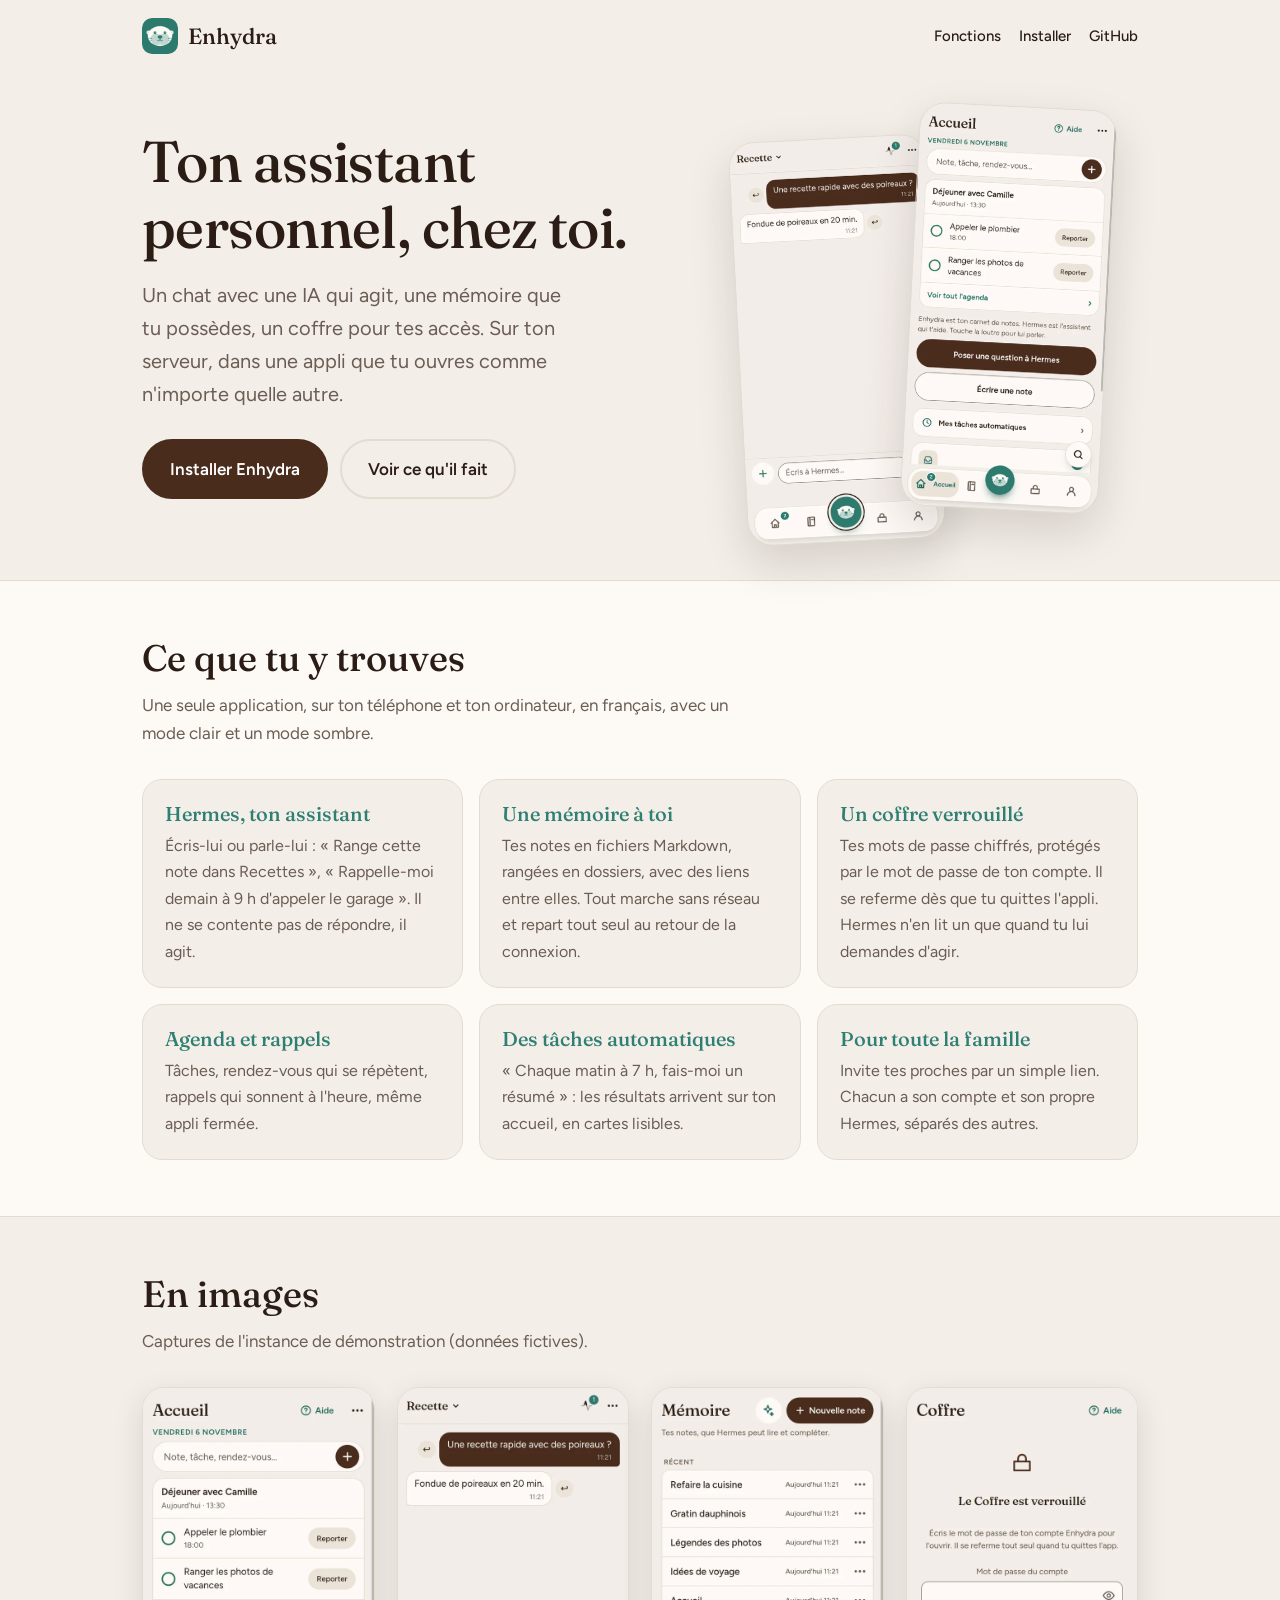
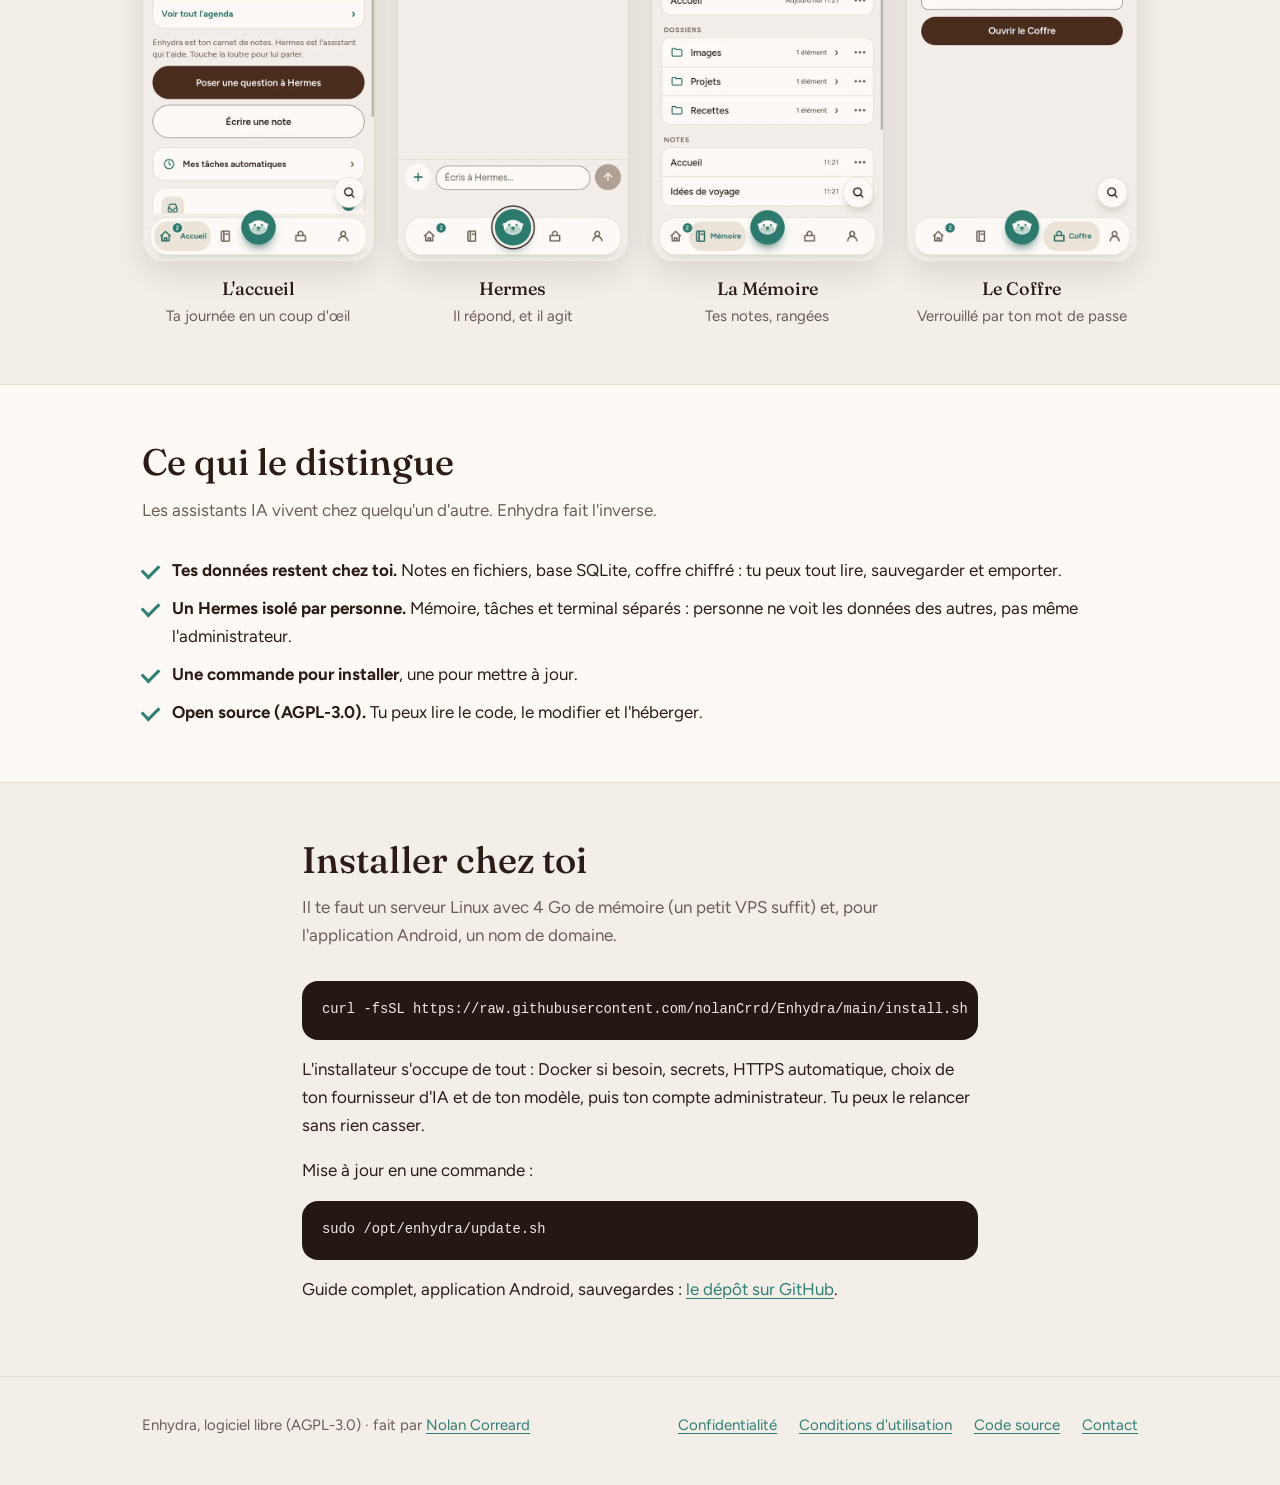
<file: index.html>
<!doctype html>
<html lang="fr">
<head>
<meta charset="utf-8">
<meta name="viewport" content="width=device-width, initial-scale=1">
<title>Enhydra · Ton assistant personnel, chez toi</title>
<meta name="description" content="Un chat avec une IA qui agit, une mémoire que tu possèdes, un coffre pour tes accès. Libre, auto-hébergé, en français.">
<meta name="theme-color" content="#f3eee8">
<meta property="og:title" content="Enhydra · Ton assistant personnel, chez toi">
<meta property="og:description" content="Un chat avec une IA qui agit, une mémoire que tu possèdes, un coffre pour tes accès. Libre, auto-hébergé, en français.">
<meta property="og:image" content="/img/logo-512.png">
<meta property="og:type" content="website">
<link rel="icon" type="image/png" href="/img/favicon-64.png">
<link rel="apple-touch-icon" href="/img/apple-touch-icon.png">
<link rel="preload" href="/fonts/fraunces.woff2" as="font" type="font/woff2" crossorigin>
<link rel="stylesheet" href="/style.css">
</head>
<body>
<header class="top"><div class="wrap">
  <a class="brand" href="/"><img src="/img/logo-192.png" alt="" width="36" height="36">Enhydra</a>
  <nav aria-label="Principal">
    <a class="opt" href="/#fonctions">Fonctions</a>
    <a class="opt" href="/#installer">Installer</a>
    <a href="https://github.com/nolanCrrd/Enhydra">GitHub</a>
  </nav>
</div></header>
<main>
<section class="hero"><div class="wrap">
  <div>
    <h1>Ton assistant personnel, chez toi.</h1>
    <p class="lead">Un chat avec une IA qui agit, une mémoire que tu possèdes, un coffre pour tes accès. Sur ton serveur, dans une appli que tu ouvres comme n'importe quelle autre.</p>
    <div class="cta">
      <a class="btn" href="#installer">Installer Enhydra</a>
      <a class="btn plain" href="#fonctions">Voir ce qu'il fait</a>
    </div>
  </div>
  <div class="shots" aria-hidden="true">
    <img src="/img/hermes.webp" alt="" width="280" height="574">
    <img src="/img/accueil.webp" alt="" width="280" height="574">
  </div>
</div></section>

<section id="fonctions" class="alt"><div class="wrap">
  <h2>Ce que tu y trouves</h2>
  <p class="intro">Une seule application, sur ton téléphone et ton ordinateur, en français, avec un mode clair et un mode sombre.</p>
  <div class="grid">
    <div class="card"><h3>Hermes, ton assistant</h3><p>Écris-lui ou parle-lui : « Range cette note dans Recettes », « Rappelle-moi demain à 9 h d'appeler le garage ». Il ne se contente pas de répondre, il agit.</p></div>
    <div class="card"><h3>Une mémoire à toi</h3><p>Tes notes en fichiers Markdown, rangées en dossiers, avec des liens entre elles. Tout marche sans réseau et repart tout seul au retour de la connexion.</p></div>
    <div class="card"><h3>Un coffre verrouillé</h3><p>Tes mots de passe chiffrés, protégés par le mot de passe de ton compte. Il se referme dès que tu quittes l'appli. Hermes n'en lit un que quand tu lui demandes d'agir.</p></div>
    <div class="card"><h3>Agenda et rappels</h3><p>Tâches, rendez-vous qui se répètent, rappels qui sonnent à l'heure, même appli fermée.</p></div>
    <div class="card"><h3>Des tâches automatiques</h3><p>« Chaque matin à 7 h, fais-moi un résumé » : les résultats arrivent sur ton accueil, en cartes lisibles.</p></div>
    <div class="card"><h3>Pour toute la famille</h3><p>Invite tes proches par un simple lien. Chacun a son compte et son propre Hermes, séparés des autres.</p></div>
  </div>
</div></section>

<section><div class="wrap">
  <h2>En images</h2>
  <p class="intro">Captures de l'instance de démonstration (données fictives).</p>
  <div class="gallery">
    <figure><img src="/img/accueil.webp" alt="L'accueil d'Enhydra : tâches du jour et bouton pour parler à Hermes" width="280" height="574" loading="lazy"><figcaption><b>L'accueil</b>Ta journée en un coup d'œil</figcaption></figure>
    <figure><img src="/img/hermes.webp" alt="Une conversation avec Hermes" width="280" height="574" loading="lazy"><figcaption><b>Hermes</b>Il répond, et il agit</figcaption></figure>
    <figure><img src="/img/memoire.webp" alt="La Mémoire : notes et dossiers" width="280" height="574" loading="lazy"><figcaption><b>La Mémoire</b>Tes notes, rangées</figcaption></figure>
    <figure><img src="/img/coffre.webp" alt="Le Coffre verrouillé, qui demande le mot de passe du compte" width="280" height="574" loading="lazy"><figcaption><b>Le Coffre</b>Verrouillé par ton mot de passe</figcaption></figure>
  </div>
</div></section>

<section class="alt"><div class="wrap">
  <h2>Ce qui le distingue</h2>
  <p class="intro">Les assistants IA vivent chez quelqu'un d'autre. Enhydra fait l'inverse.</p>
  <ul class="checks">
    <li><b>Tes données restent chez toi.</b> Notes en fichiers, base SQLite, coffre chiffré : tu peux tout lire, sauvegarder et emporter.</li>
    <li><b>Un Hermes isolé par personne.</b> Mémoire, tâches et terminal séparés : personne ne voit les données des autres, pas même l'administrateur.</li>
    <li><b>Une commande pour installer</b>, une pour mettre à jour.</li>
    <li><b>Open source (AGPL-3.0).</b> Tu peux lire le code, le modifier et l'héberger.</li>
  </ul>
</div></section>

<section id="installer"><div class="wrap narrow">
  <h2>Installer chez toi</h2>
  <p class="intro">Il te faut un serveur Linux avec 4 Go de mémoire (un petit VPS suffit) et, pour l'application Android, un nom de domaine.</p>
  <pre><code>curl -fsSL https://raw.githubusercontent.com/nolanCrrd/Enhydra/main/install.sh | sudo bash</code></pre>
  <p>L'installateur s'occupe de tout : Docker si besoin, secrets, HTTPS automatique, choix de ton fournisseur d'IA et de ton modèle, puis ton compte administrateur. Tu peux le relancer sans rien casser.</p>
  <p>Mise à jour en une commande :</p>
  <pre><code>sudo /opt/enhydra/update.sh</code></pre>
  <p>Guide complet, application Android, sauvegardes : <a href="https://github.com/nolanCrrd/Enhydra">le dépôt sur GitHub</a>.</p>
</div></section>
</main>
<footer><div class="wrap">
  <div>Enhydra, logiciel libre (AGPL-3.0) · fait par <a href="https://github.com/nolanCrrd">Nolan Correard</a></div>
  <nav aria-label="Informations">
    <a href="/confidentialite">Confidentialité</a>
    <a href="/conditions">Conditions d'utilisation</a>
    <a href="https://github.com/nolanCrrd/Enhydra">Code source</a>
    <a href="mailto:contact@nolancrrd.fr">Contact</a>
  </nav>
</div></footer>
</body>
</html>
</file>
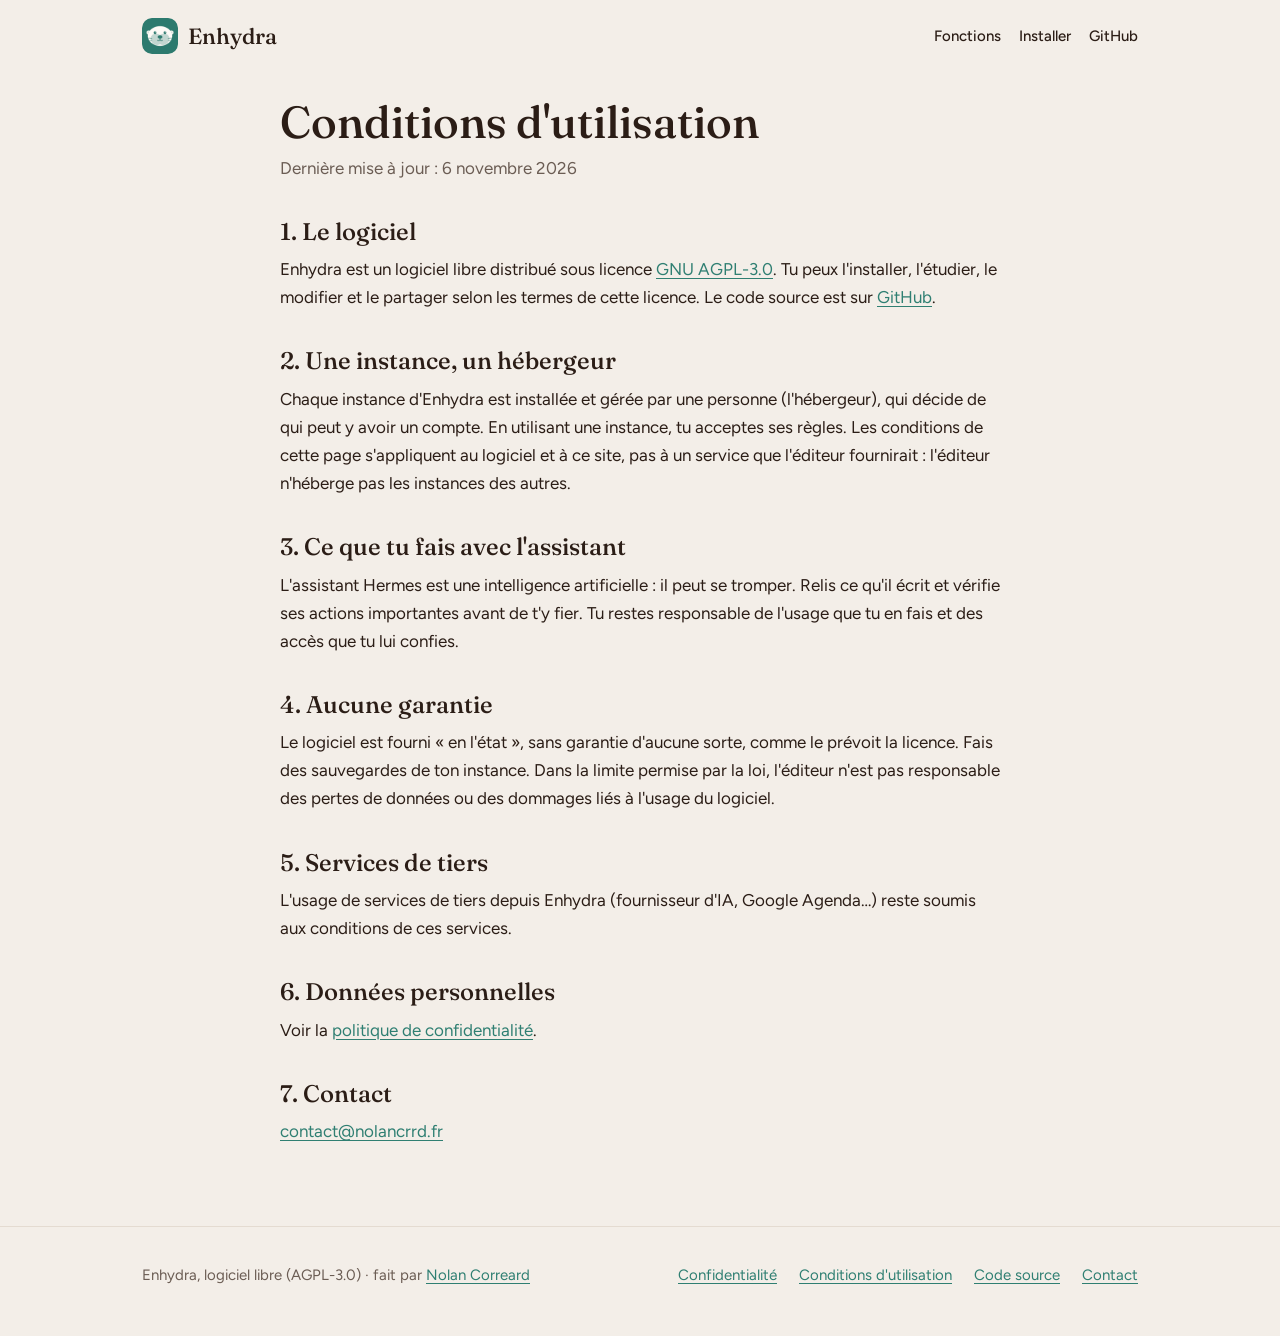
<file: conditions.html>
<!doctype html>
<html lang="fr">
<head>
<meta charset="utf-8">
<meta name="viewport" content="width=device-width, initial-scale=1">
<title>Conditions d'utilisation · Enhydra</title>
<meta name="description" content="Les conditions d'utilisation du logiciel libre Enhydra.">
<meta name="theme-color" content="#f3eee8">
<meta property="og:title" content="Conditions d'utilisation · Enhydra">
<meta property="og:description" content="Les conditions d'utilisation du logiciel libre Enhydra.">
<meta property="og:image" content="/img/logo-512.png">
<meta property="og:type" content="website">
<link rel="icon" type="image/png" href="/img/favicon-64.png">
<link rel="apple-touch-icon" href="/img/apple-touch-icon.png">
<link rel="preload" href="/fonts/fraunces.woff2" as="font" type="font/woff2" crossorigin>
<link rel="stylesheet" href="/style.css">
</head>
<body>
<header class="top"><div class="wrap">
  <a class="brand" href="/"><img src="/img/logo-192.png" alt="" width="36" height="36">Enhydra</a>
  <nav aria-label="Principal">
    <a class="opt" href="/#fonctions">Fonctions</a>
    <a class="opt" href="/#installer">Installer</a>
    <a href="https://github.com/nolanCrrd/Enhydra">GitHub</a>
  </nav>
</div></header>
<main>
<div class="wrap narrow doc">
<h1>Conditions d'utilisation</h1>
<p class="date">Dernière mise à jour : 6 novembre 2026</p>

<h2>1. Le logiciel</h2>
<p>Enhydra est un logiciel libre distribué sous licence <a href="https://www.gnu.org/licenses/agpl-3.0.html">GNU AGPL-3.0</a>. Tu peux l'installer, l'étudier, le modifier et le partager selon les termes de cette licence. Le code source est sur <a href="https://github.com/nolanCrrd/Enhydra">GitHub</a>.</p>

<h2>2. Une instance, un hébergeur</h2>
<p>Chaque instance d'Enhydra est installée et gérée par une personne (l'hébergeur), qui décide de qui peut y avoir un compte. En utilisant une instance, tu acceptes ses règles. Les conditions de cette page s'appliquent au logiciel et à ce site, pas à un service que l'éditeur fournirait : l'éditeur n'héberge pas les instances des autres.</p>

<h2>3. Ce que tu fais avec l'assistant</h2>
<p>L'assistant Hermes est une intelligence artificielle : il peut se tromper. Relis ce qu'il écrit et vérifie ses actions importantes avant de t'y fier. Tu restes responsable de l'usage que tu en fais et des accès que tu lui confies.</p>

<h2>4. Aucune garantie</h2>
<p>Le logiciel est fourni « en l'état », sans garantie d'aucune sorte, comme le prévoit la licence. Fais des sauvegardes de ton instance. Dans la limite permise par la loi, l'éditeur n'est pas responsable des pertes de données ou des dommages liés à l'usage du logiciel.</p>

<h2>5. Services de tiers</h2>
<p>L'usage de services de tiers depuis Enhydra (fournisseur d'IA, Google Agenda…) reste soumis aux conditions de ces services.</p>

<h2>6. Données personnelles</h2>
<p>Voir la <a href="/confidentialite">politique de confidentialité</a>.</p>

<h2>7. Contact</h2>
<p><a href="mailto:contact@nolancrrd.fr">contact@nolancrrd.fr</a></p>
</div>
</main>
<footer><div class="wrap">
  <div>Enhydra, logiciel libre (AGPL-3.0) · fait par <a href="https://github.com/nolanCrrd">Nolan Correard</a></div>
  <nav aria-label="Informations">
    <a href="/confidentialite">Confidentialité</a>
    <a href="/conditions">Conditions d'utilisation</a>
    <a href="https://github.com/nolanCrrd/Enhydra">Code source</a>
    <a href="mailto:contact@nolancrrd.fr">Contact</a>
  </nav>
</div></footer>
</body>
</html>
</file>
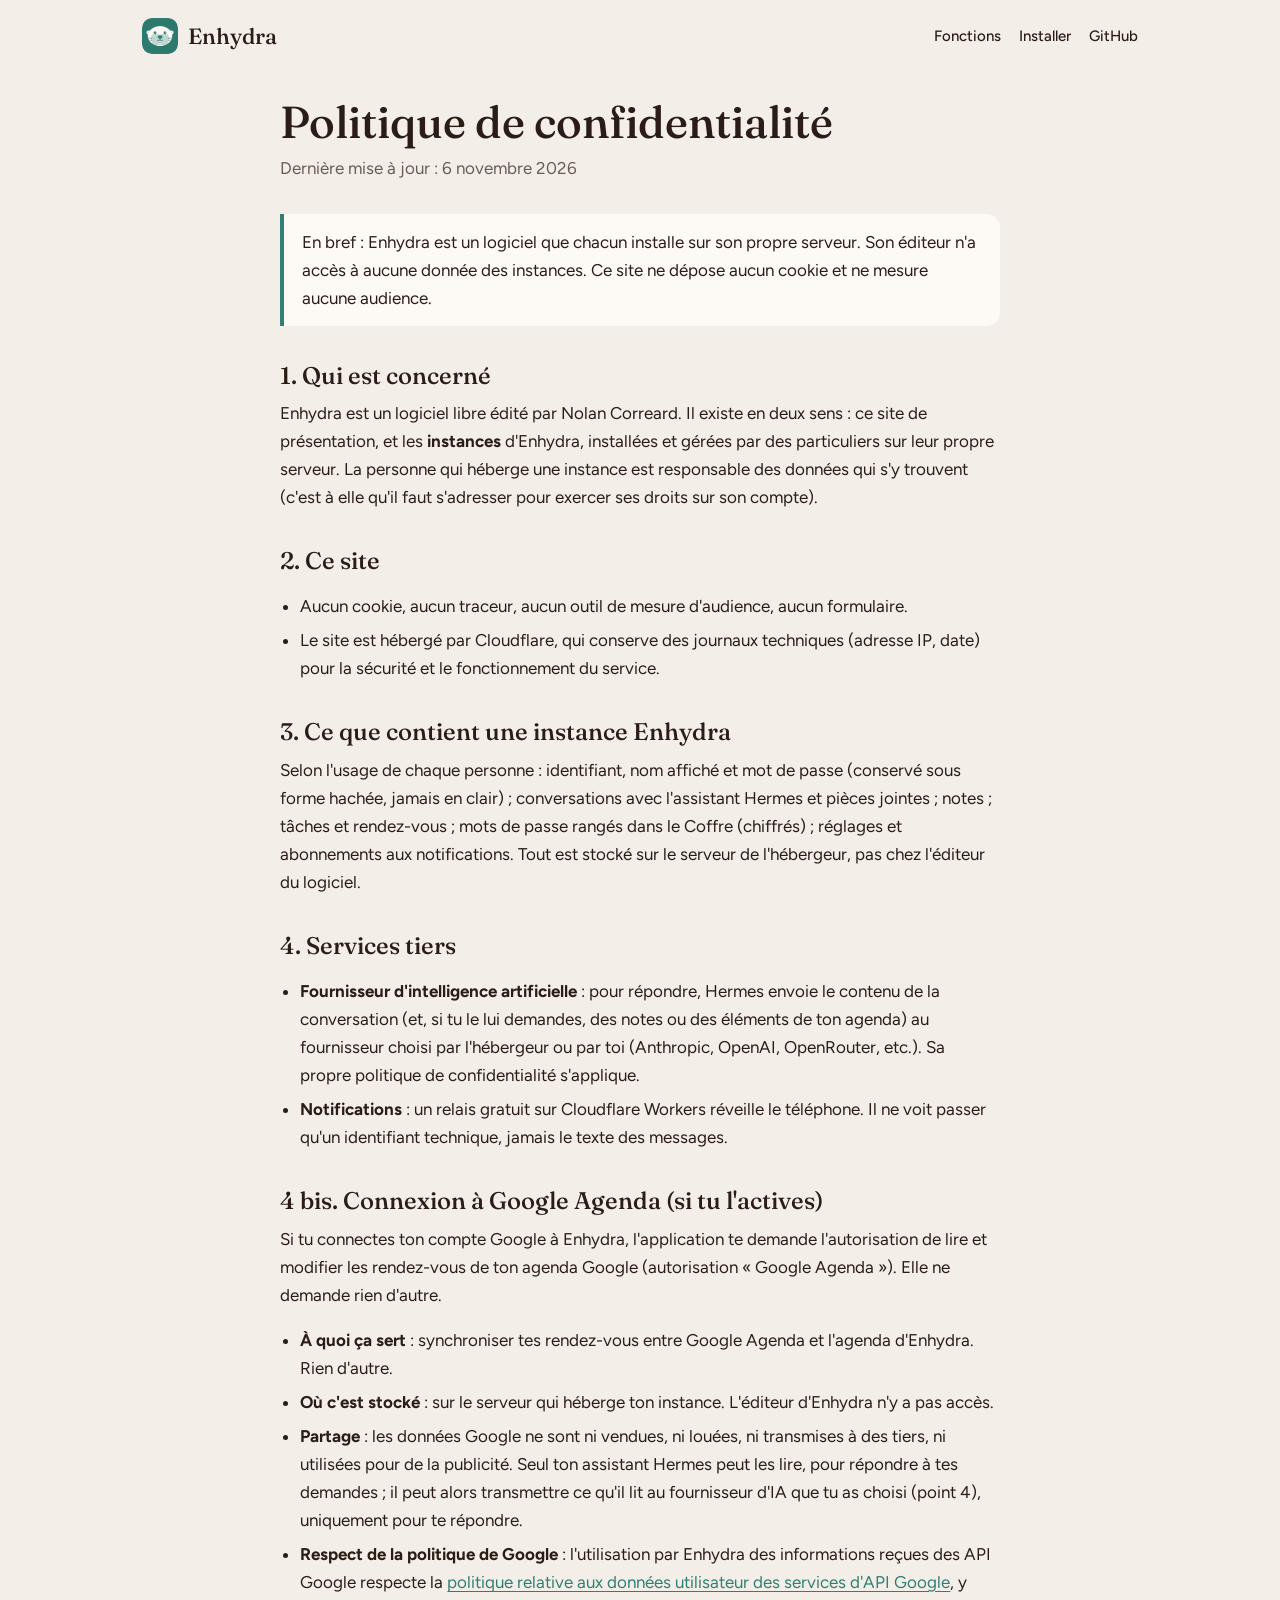
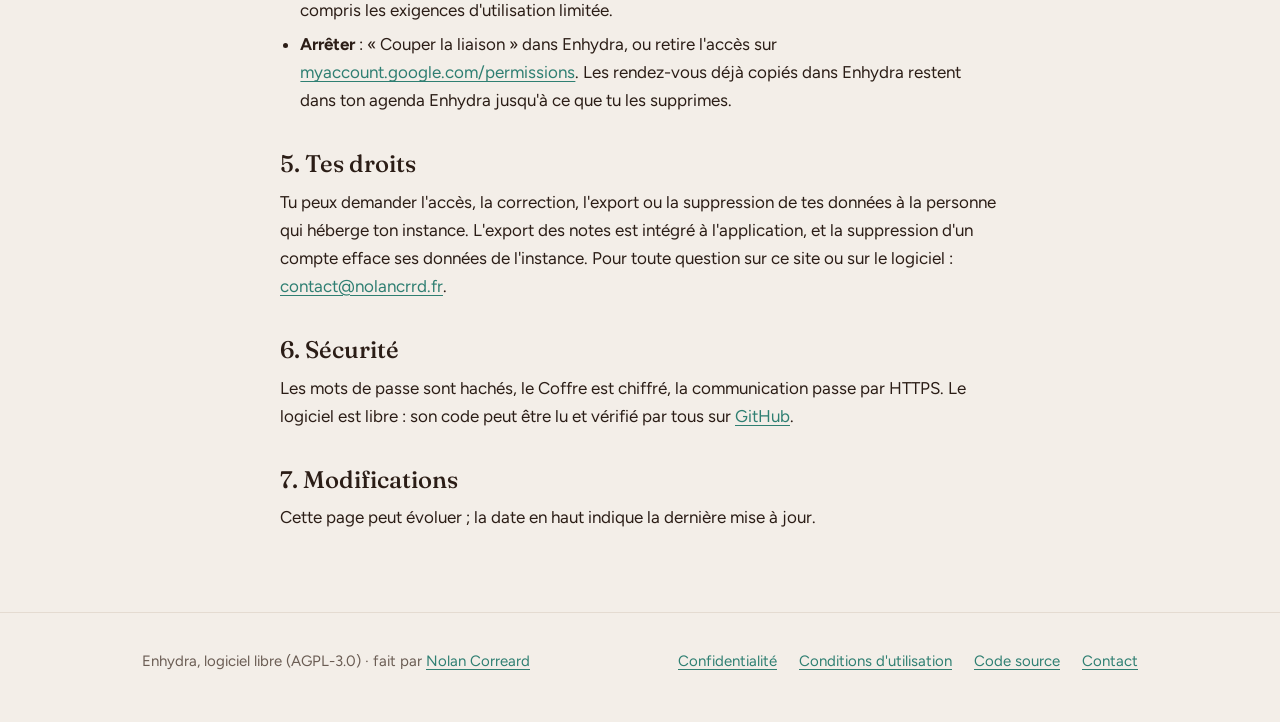
<file: confidentialite.html>
<!doctype html>
<html lang="fr">
<head>
<meta charset="utf-8">
<meta name="viewport" content="width=device-width, initial-scale=1">
<title>Politique de confidentialité · Enhydra</title>
<meta name="description" content="Ce que contient une instance Enhydra, ce qui est partagé avec des tiers, et comment arrêter.">
<meta name="theme-color" content="#f3eee8">
<meta property="og:title" content="Politique de confidentialité · Enhydra">
<meta property="og:description" content="Ce que contient une instance Enhydra, ce qui est partagé avec des tiers, et comment arrêter.">
<meta property="og:image" content="/img/logo-512.png">
<meta property="og:type" content="website">
<link rel="icon" type="image/png" href="/img/favicon-64.png">
<link rel="apple-touch-icon" href="/img/apple-touch-icon.png">
<link rel="preload" href="/fonts/fraunces.woff2" as="font" type="font/woff2" crossorigin>
<link rel="stylesheet" href="/style.css">
</head>
<body>
<header class="top"><div class="wrap">
  <a class="brand" href="/"><img src="/img/logo-192.png" alt="" width="36" height="36">Enhydra</a>
  <nav aria-label="Principal">
    <a class="opt" href="/#fonctions">Fonctions</a>
    <a class="opt" href="/#installer">Installer</a>
    <a href="https://github.com/nolanCrrd/Enhydra">GitHub</a>
  </nav>
</div></header>
<main>
<div class="wrap narrow doc">
<h1>Politique de confidentialité</h1>
<p class="date">Dernière mise à jour : 6 novembre 2026</p>

<p class="notice">En bref : Enhydra est un logiciel que chacun installe sur son propre serveur. Son éditeur n'a accès à aucune donnée des instances. Ce site ne dépose aucun cookie et ne mesure aucune audience.</p>

<h2>1. Qui est concerné</h2>
<p>Enhydra est un logiciel libre édité par Nolan Correard. Il existe en deux sens : ce site de présentation, et les <b>instances</b> d'Enhydra, installées et gérées par des particuliers sur leur propre serveur. La personne qui héberge une instance est responsable des données qui s'y trouvent (c'est à elle qu'il faut s'adresser pour exercer ses droits sur son compte).</p>

<h2>2. Ce site</h2>
<ul>
<li>Aucun cookie, aucun traceur, aucun outil de mesure d'audience, aucun formulaire.</li>
<li>Le site est hébergé par Cloudflare, qui conserve des journaux techniques (adresse IP, date) pour la sécurité et le fonctionnement du service.</li>
</ul>

<h2>3. Ce que contient une instance Enhydra</h2>
<p>Selon l'usage de chaque personne : identifiant, nom affiché et mot de passe (conservé sous forme hachée, jamais en clair) ; conversations avec l'assistant Hermes et pièces jointes ; notes ; tâches et rendez-vous ; mots de passe rangés dans le Coffre (chiffrés) ; réglages et abonnements aux notifications. Tout est stocké sur le serveur de l'hébergeur, pas chez l'éditeur du logiciel.</p>

<h2>4. Services tiers</h2>
<ul>
<li><b>Fournisseur d'intelligence artificielle</b> : pour répondre, Hermes envoie le contenu de la conversation (et, si tu le lui demandes, des notes ou des éléments de ton agenda) au fournisseur choisi par l'hébergeur ou par toi (Anthropic, OpenAI, OpenRouter, etc.). Sa propre politique de confidentialité s'applique.</li>
<li><b>Notifications</b> : un relais gratuit sur Cloudflare Workers réveille le téléphone. Il ne voit passer qu'un identifiant technique, jamais le texte des messages.</li>
</ul>

<h2>4 bis. Connexion à Google Agenda (si tu l'actives)</h2>
<p>Si tu connectes ton compte Google à Enhydra, l'application te demande l'autorisation de lire et modifier les rendez-vous de ton agenda Google (autorisation « Google Agenda »). Elle ne demande rien d'autre.</p>
<ul>
<li><b>À quoi ça sert</b> : synchroniser tes rendez-vous entre Google Agenda et l'agenda d'Enhydra. Rien d'autre.</li>
<li><b>Où c'est stocké</b> : sur le serveur qui héberge ton instance. L'éditeur d'Enhydra n'y a pas accès.</li>
<li><b>Partage</b> : les données Google ne sont ni vendues, ni louées, ni transmises à des tiers, ni utilisées pour de la publicité. Seul ton assistant Hermes peut les lire, pour répondre à tes demandes ; il peut alors transmettre ce qu'il lit au fournisseur d'IA que tu as choisi (point 4), uniquement pour te répondre.</li>
<li><b>Respect de la politique de Google</b> : l'utilisation par Enhydra des informations reçues des API Google respecte la <a href="https://developers.google.com/terms/api-services-user-data-policy">politique relative aux données utilisateur des services d'API Google</a>, y compris les exigences d'utilisation limitée.</li>
<li><b>Arrêter</b> : « Couper la liaison » dans Enhydra, ou retire l'accès sur <a href="https://myaccount.google.com/permissions">myaccount.google.com/permissions</a>. Les rendez-vous déjà copiés dans Enhydra restent dans ton agenda Enhydra jusqu'à ce que tu les supprimes.</li>
</ul>

<h2>5. Tes droits</h2>
<p>Tu peux demander l'accès, la correction, l'export ou la suppression de tes données à la personne qui héberge ton instance. L'export des notes est intégré à l'application, et la suppression d'un compte efface ses données de l'instance. Pour toute question sur ce site ou sur le logiciel : <a href="mailto:contact@nolancrrd.fr">contact@nolancrrd.fr</a>.</p>

<h2>6. Sécurité</h2>
<p>Les mots de passe sont hachés, le Coffre est chiffré, la communication passe par HTTPS. Le logiciel est libre : son code peut être lu et vérifié par tous sur <a href="https://github.com/nolanCrrd/Enhydra">GitHub</a>.</p>

<h2>7. Modifications</h2>
<p>Cette page peut évoluer ; la date en haut indique la dernière mise à jour.</p>
</div>
</main>
<footer><div class="wrap">
  <div>Enhydra, logiciel libre (AGPL-3.0) · fait par <a href="https://github.com/nolanCrrd">Nolan Correard</a></div>
  <nav aria-label="Informations">
    <a href="/confidentialite">Confidentialité</a>
    <a href="/conditions">Conditions d'utilisation</a>
    <a href="https://github.com/nolanCrrd/Enhydra">Code source</a>
    <a href="mailto:contact@nolancrrd.fr">Contact</a>
  </nav>
</div></footer>
</body>
</html>
</file>
<file: style.css>
@font-face { font-family: Fraunces; src: url("/fonts/fraunces.woff2") format("woff2"); font-weight: 500; font-display: swap; }
@font-face { font-family: Figtree; src: url("/fonts/figtree.woff2") format("woff2"); font-weight: 400 700; font-display: swap; }

:root {
  --bg: #f3eee8;
  --card: #fdfaf6;
  --ink: #2b1d16;
  --mute: #6b5d54;
  --line: #e4dbd1;
  --brown: #4a2c1d;
  --teal: #2f7f72;
  --on: #fff;
  --serif: Fraunces, Georgia, "Times New Roman", serif;
  --sans: Figtree, system-ui, -apple-system, "Segoe UI", Roboto, sans-serif;
}
@media (prefers-color-scheme: dark) {
  :root { --bg: #17120f; --card: #211a16; --ink: #f2ebe4; --mute: #b3a69c; --line: #342a24; --brown: #e8d5c8; --on: #17120f; --teal: #5fb8a8; }
}

* { box-sizing: border-box; }
html { scroll-behavior: smooth; }
body { margin: 0; background: var(--bg); color: var(--ink); font: 400 1.0625rem/1.65 var(--sans); -webkit-text-size-adjust: 100%; }
img { max-width: 100%; height: auto; display: block; }
a { color: var(--teal); text-underline-offset: 3px; }
h1, h2, h3 { font-family: var(--serif); font-weight: 500; line-height: 1.15; margin: 0; }
p { margin: 0 0 1em; }
.wrap { max-width: 1040px; margin: 0 auto; padding: 0 22px; }
.narrow { max-width: 720px; }

header.top { padding: 18px 0; }
header.top .wrap { display: flex; align-items: center; justify-content: space-between; gap: 16px; }
.brand { display: flex; align-items: center; gap: 10px; color: var(--ink); text-decoration: none; font: 500 1.375rem var(--serif); }
.brand img { width: 36px; height: 36px; border-radius: 10px; }
header.top nav { display: flex; gap: 18px; align-items: center; font-weight: 500; font-size: 0.9375rem; }
header.top nav a { color: var(--ink); text-decoration: none; }
header.top nav a:hover { color: var(--teal); }
@media (max-width: 560px) { header.top nav .opt { display: none; } }

.btn { display: inline-block; padding: 14px 26px; border-radius: 999px; background: var(--brown); color: var(--on); font-weight: 600; text-decoration: none; border: 2px solid var(--brown); }
.btn.plain { background: transparent; color: var(--ink); border-color: var(--line); }
.btn:hover { filter: brightness(1.08); }
.btn:focus-visible, a:focus-visible { outline: 3px solid var(--teal); outline-offset: 3px; }

.hero { padding: 40px 0 64px; }
.hero .wrap { display: grid; grid-template-columns: 1.1fr 0.9fr; gap: 40px; align-items: center; }
.hero h1 { font-size: clamp(2.3rem, 6vw, 3.6rem); letter-spacing: -0.01em; }
.hero p.lead { font-size: 1.25rem; color: var(--mute); margin: 18px 0 28px; max-width: 34ch; }
.hero .cta { display: flex; flex-wrap: wrap; gap: 12px; }
.shots { display: flex; justify-content: center; gap: 0; position: relative; }
.shots img { width: 46%; border-radius: 26px; border: 1px solid var(--line); box-shadow: 0 18px 44px #2b1d1626; background: var(--card); }
.shots img:nth-child(1) { transform: translateY(26px) rotate(-3deg); margin-right: -6%; }
.shots img:nth-child(2) { transform: translateY(-6px) rotate(3deg); }
@media (max-width: 800px) { .hero .wrap { grid-template-columns: 1fr; } .shots { margin-top: 12px; } }

section { padding: 56px 0; }
section.alt { background: var(--card); border-block: 1px solid var(--line); }
section h2 { font-size: clamp(1.7rem, 4vw, 2.3rem); margin-bottom: 12px; }
section .intro { color: var(--mute); max-width: 56ch; margin-bottom: 32px; }

.grid { display: grid; grid-template-columns: repeat(auto-fit, minmax(260px, 1fr)); gap: 16px; }
.card { background: var(--card); border: 1px solid var(--line); border-radius: 20px; padding: 22px; }
section.alt .card { background: var(--bg); }
.card h3 { font-size: 1.25rem; margin-bottom: 8px; color: var(--teal); }
.card p { margin: 0; color: var(--mute); font-size: 1rem; }

.gallery { display: grid; grid-template-columns: repeat(auto-fit, minmax(200px, 1fr)); gap: 22px; }
.gallery figure { margin: 0; text-align: center; }
.gallery img { border-radius: 22px; border: 1px solid var(--line); box-shadow: 0 10px 30px #2b1d161f; margin-bottom: 12px; }
.gallery figcaption { font-size: 0.9375rem; color: var(--mute); }
.gallery figcaption b { display: block; color: var(--ink); font-family: var(--serif); font-weight: 500; font-size: 1.125rem; }

pre { background: #231812; color: #f2ebe4; padding: 18px 20px; border-radius: 16px; overflow-x: auto; font: 0.9375rem/1.5 ui-monospace, SFMono-Regular, Menlo, monospace; }
code { font-family: ui-monospace, SFMono-Regular, Menlo, monospace; font-size: 0.92em; }
ul.checks { list-style: none; padding: 0; margin: 0; display: grid; gap: 10px; }
ul.checks li { padding-left: 30px; position: relative; }
ul.checks li::before { content: ""; position: absolute; left: 0; top: 0.5em; width: 14px; height: 8px; border-left: 3px solid var(--teal); border-bottom: 3px solid var(--teal); transform: rotate(-45deg); }

footer { padding: 36px 0 48px; color: var(--mute); font-size: 0.9375rem; border-top: 1px solid var(--line); }
footer .wrap { display: flex; flex-wrap: wrap; gap: 14px 28px; justify-content: space-between; }
footer nav { display: flex; flex-wrap: wrap; gap: 8px 22px; }

.doc { padding: 24px 0 64px; }
.doc h1 { font-size: clamp(2rem, 5vw, 2.8rem); margin-bottom: 6px; }
.doc .date { color: var(--mute); margin-bottom: 32px; }
.doc h2 { font-size: 1.5rem; margin: 36px 0 10px; }
.doc ul { padding-left: 1.2em; }
.doc li { margin-bottom: 6px; }
.notice { border-left: 4px solid var(--teal); background: var(--card); padding: 14px 18px; border-radius: 0 14px 14px 0; }

@media (prefers-reduced-motion: reduce) { html { scroll-behavior: auto; } }
</file>
